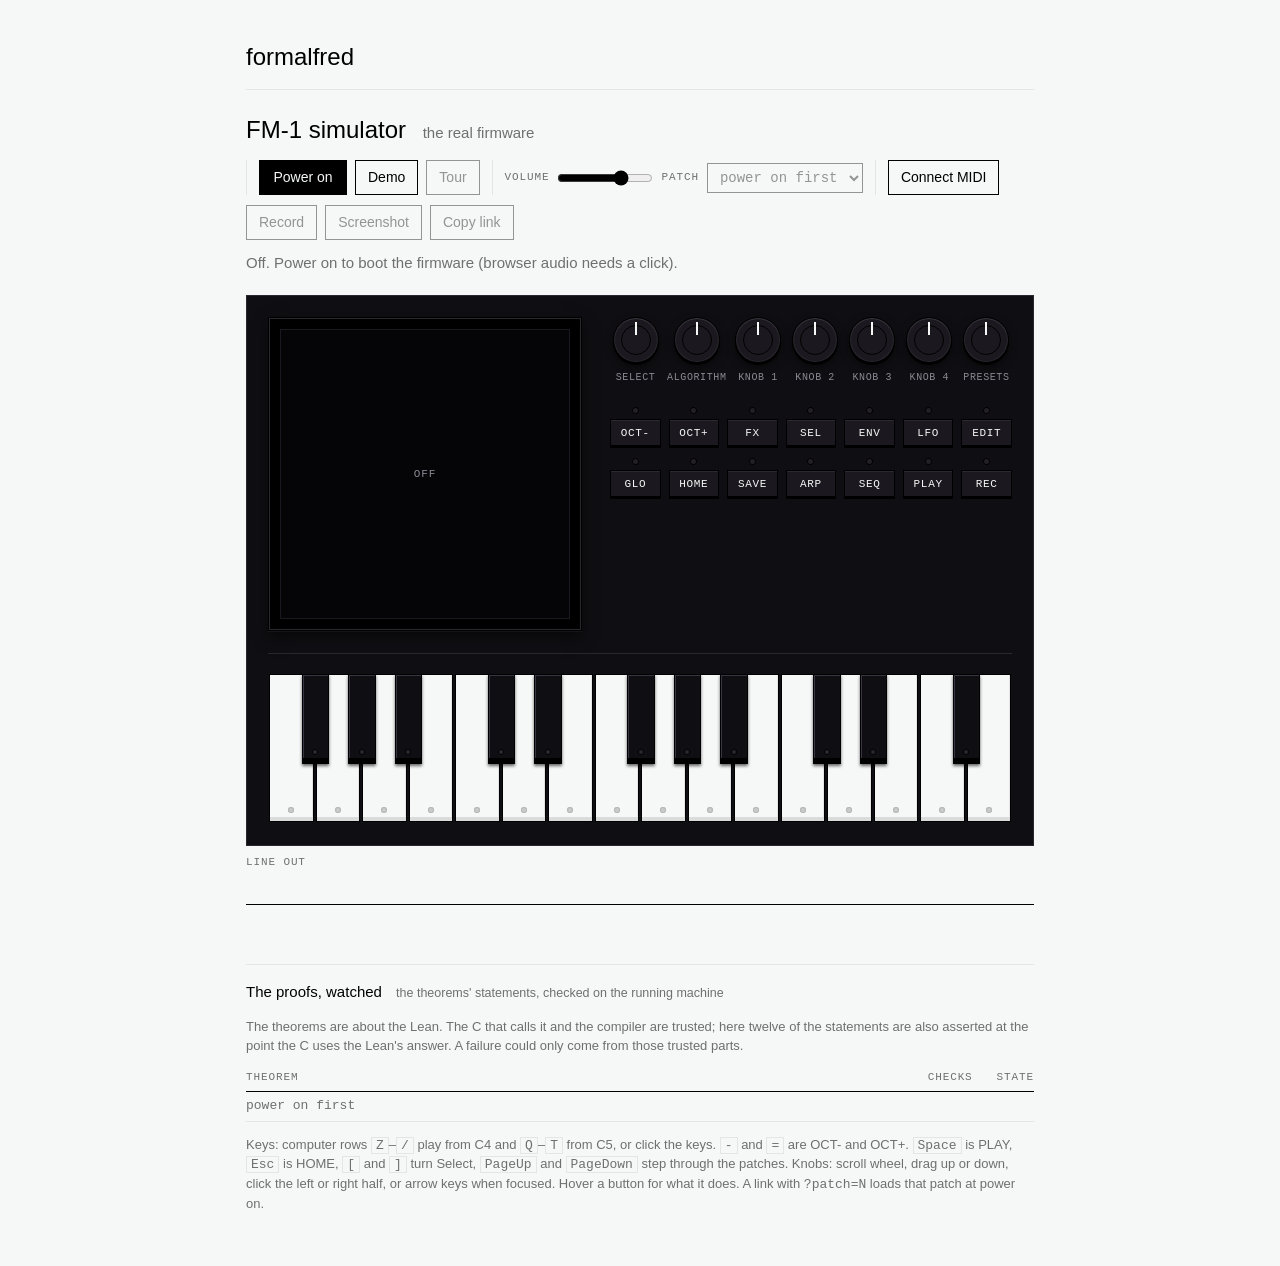
<file: web/index.html>
<!doctype html>
<html lang="en">
<head>
<meta charset="utf-8">
<meta name="viewport" content="width=device-width, initial-scale=1">
<title>FORMALFRED: FM-1 simulator</title>
<link rel="icon" href="alfred.svg">
<link rel="stylesheet" href="sim.css">
</head>
<body>
<main>
  <a class="home" href="https://mpancia.github.io/fmfm/">formalfred</a>
  <header class="bar">
    <h1>FM-1 simulator <small>the real firmware</small></h1>
    <div class="bar-controls">
      <div class="group">
        <button id="power" class="primary" type="button">Power on</button>
        <button id="demo" type="button"
          title="The demo songs play themselves, a variation every 8 bars (GLO &gt; BANKS &gt; AUTO)">Demo</button>
        <button id="tour" type="button" disabled
          title="A guided walk through the panel, about a minute; the page presses and turns, any key or knob stops it">
          Tour</button>
      </div>
      <div class="group">
        <label class="vol">Volume <input id="vol" type="range" min="0" max="100" value="70"></label>
        <label class="vol">Patch
          <select id="patch" disabled aria-label="Patch to load"><option>power on first</option></select></label>
      </div>
      <div class="group">
        <button id="midi" type="button">Connect MIDI</button>
        <select id="midiout" hidden aria-label="MIDI output">
          <option value="">none</option></select>
      </div>
      <div class="group">
        <button id="record" type="button" disabled title="Record what you hear to a file (WebM/Opus)">Record</button>
        <button id="shot" type="button" disabled title="Save the screen as a 240x240 PNG">Screenshot</button>
        <button id="share" type="button" disabled title="Copy a link to this patch">Copy link</button>
      </div>
    </div>
    <p id="status" role="status" aria-live="polite">Off. Power on to boot the firmware (browser audio needs a click).</p>
  </header>

  <section class="device" aria-label="FM-1">
    <div class="top">
      <div class="screen-wrap">
        <canvas id="screen" width="240" height="240" aria-label="FM-1 screen"></canvas>
        <div id="off" class="screen-off">Off</div>
      </div>
      <div class="controls">
        <div id="encoders" class="encoders"></div>
        <div id="buttons" class="buttons"></div>
      </div>
    </div>
    <div class="keybed">
      <div id="keys" class="keys" aria-label="Keys F3 to G5"></div>
    </div>
  </section>
  <div id="tour-strip" class="tour" hidden><span class="n"></span><span class="say"></span></div>
  <figure id="scope-wrap" class="scope">
    <figcaption>line out</figcaption>
    <canvas id="scope" role="img" aria-label="Line out, the waveform as it plays"></canvas>
  </figure>

  <section class="watch" aria-label="The proofs, watched">
    <h2>The proofs, watched <small>the theorems' statements, checked on the running machine</small></h2>
    <p class="help">The theorems are about the Lean. The C that calls it and the compiler are trusted; here twelve of the statements are also
      asserted at the point the C uses the Lean's answer. A failure could only come from those trusted parts.</p>
    <table id="watch">
      <thead><tr><th>theorem</th><th>checks</th><th>state</th></tr></thead>
      <tbody><tr><td class="empty" colspan="3">power on first</td></tr></tbody>
    </table>
  </section>
  <p class="help">
    Keys: computer rows <kbd>Z</kbd>–<kbd>/</kbd> play from C4 and <kbd>Q</kbd>–<kbd>T</kbd> from C5, or click the keys.
    <kbd>-</kbd> and <kbd>=</kbd> are OCT- and OCT+. <kbd>Space</kbd> is PLAY, <kbd>Esc</kbd> is HOME, <kbd>[</kbd> and <kbd>]</kbd> turn Select,
    <kbd>PageUp</kbd> and <kbd>PageDown</kbd> step through the patches. Knobs: scroll wheel, drag up or down, click the left or right half,
    or arrow keys when focused. Hover a button for what it does. A link with <code>?patch=N</code> loads that patch at power on.
  </p>
</main>
<script src="sim.js"></script>
</body>
</html>
</file>
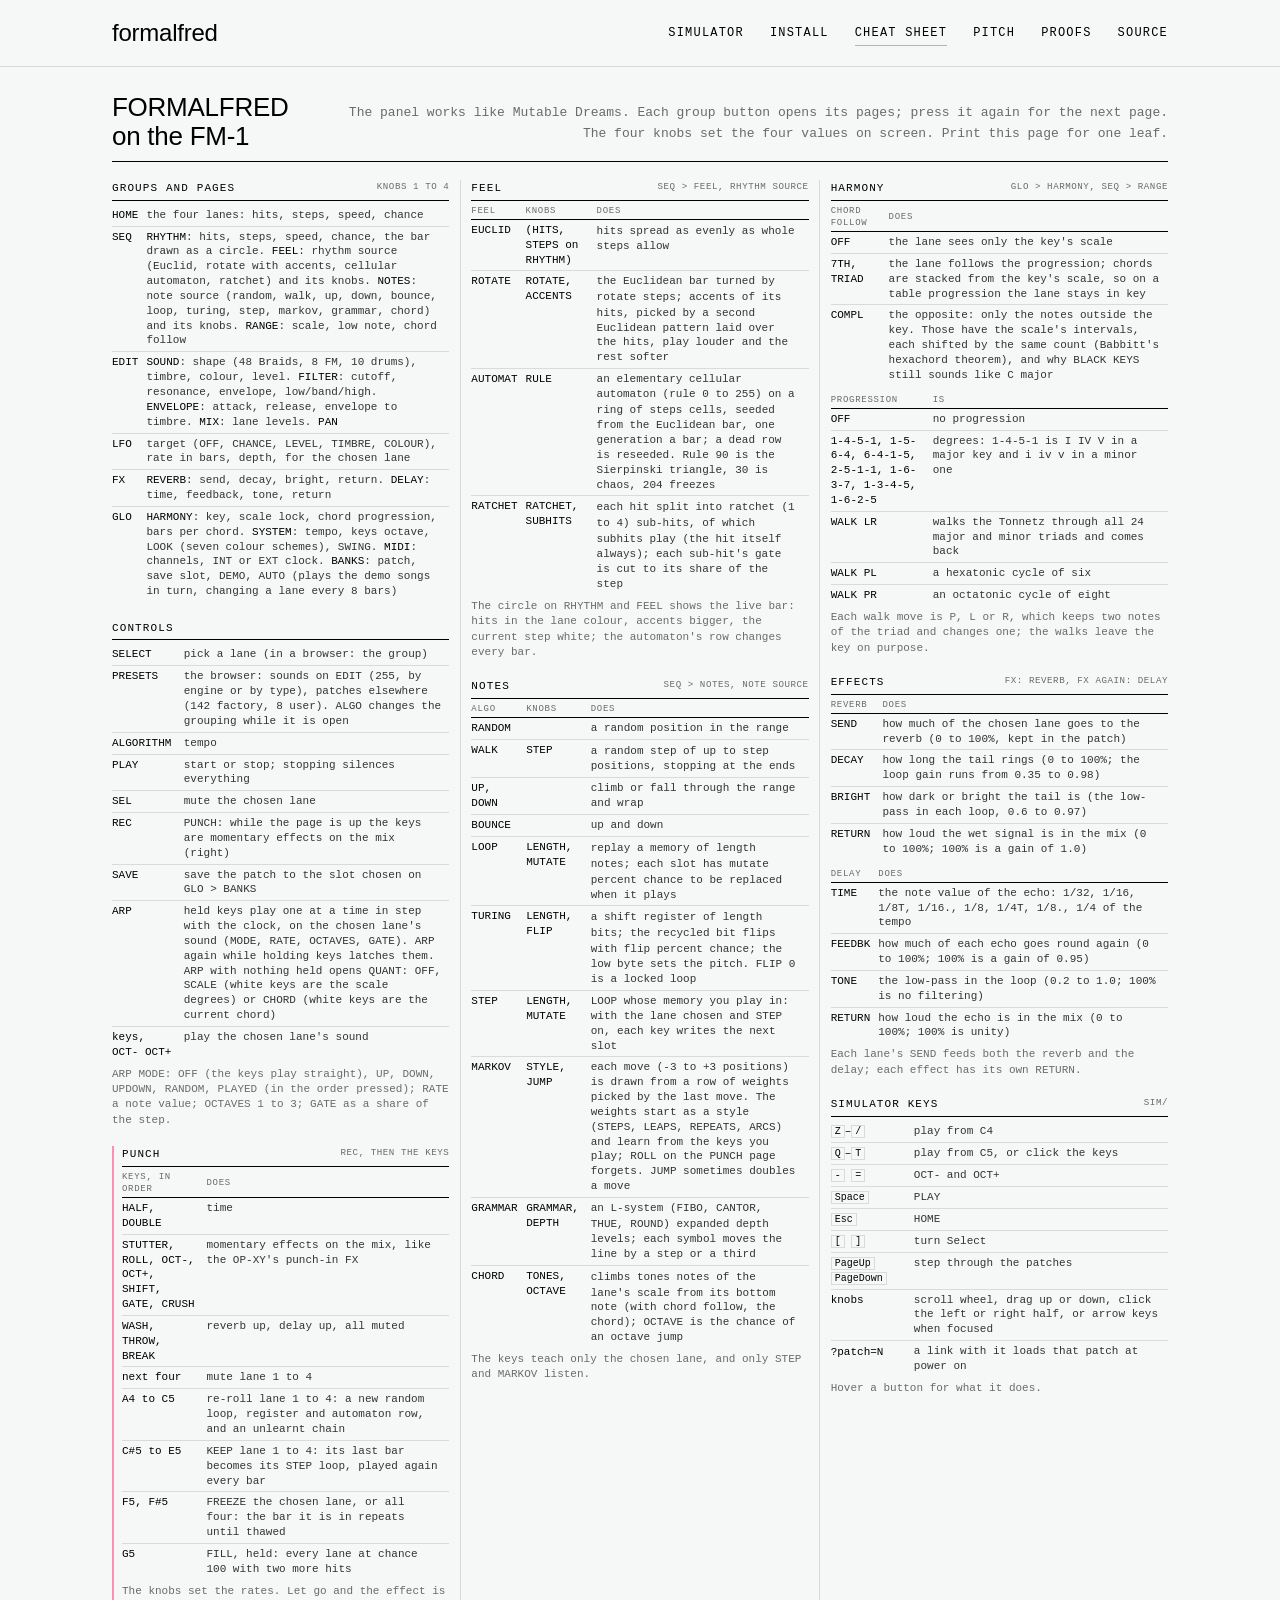
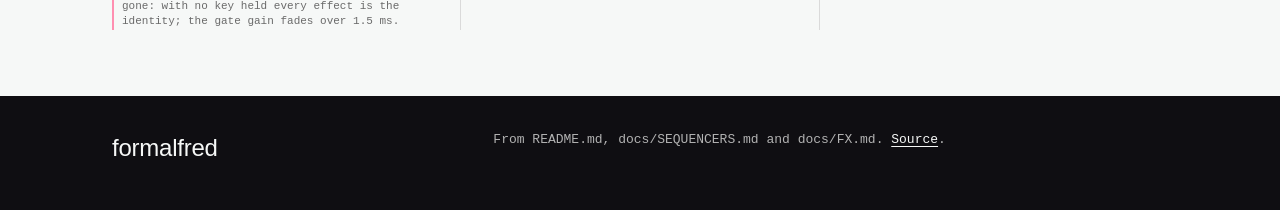
<file: site/cheatsheet.html>
<!doctype html>
<html lang="en">
<head>
<meta charset="utf-8">
<meta name="viewport" content="width=device-width, initial-scale=1">
<meta name="color-scheme" content="light">
<meta name="description" content="FORMALFRED on the FM-1: pages, controls, sequencers, punch keys, harmony, effects.">
<title>formalfred — cheat sheet</title>
<link rel="icon" href="alfred.svg">
<link rel="stylesheet" href="style.css">
<style>
/* the sheet: dense ledgers in columns, small-capped mono headings, hairlines between the columns; prints on one leaf */
.sheet { padding: 26px 0 var(--band); }
.sheet .head { display: flex; justify-content: space-between; align-items: baseline; gap: var(--gap);
  border-bottom: 1px solid var(--rule); padding-bottom: 11px; margin-bottom: 18px; }
.sheet .head h1 { font-size: 26px; }
.sheet .dek { margin: 0; max-width: none; text-align: right; }
.sheet .grid { columns: 3 300px; column-gap: 22px; column-rule: 1px solid var(--hairline); }
.sheet section { break-inside: avoid; margin: 0 0 18px; }
.sheet h2 { font: 11px/1.5 var(--mono); text-transform: uppercase; letter-spacing: .1em; color: var(--ink);
  border-bottom: 1px solid var(--rule); padding-bottom: 3px; margin-bottom: 4px; }
.sheet h2 small { color: var(--muted); letter-spacing: .06em; float: right; }
.sheet table.ledger { font-size: 11px; line-height: 1.35; }
.sheet table.ledger th { font-size: 9px; padding-bottom: 2px; }
.sheet table.ledger td { padding: 3px 8px 3px 0; }
.sheet table.ledger td:first-child { color: var(--ink); white-space: normal; max-width: 12em; }
.sheet table.ledger td:last-child { color: #333; }
.sheet .note { font: 11px/1.4 var(--mono); color: var(--muted); margin: 4px 0 0; max-width: none; }
.sheet b { font-weight: 400; color: var(--ink); }
.sheet kbd { font-size: 10px; padding: 0 3px; }
.sheet code { font-size: inherit; }
.sheet tr { break-inside: avoid; }
.sheet .punch { border-left: 2px solid var(--note); padding-left: 8px; }
@media (max-width: 760px) { .sheet .head { display: block; } .sheet .dek { text-align: left; margin-top: 6px; } }
@media print {
  @page { margin: 12mm; }
  .bar, footer.foot, .sheet .back { display: none; }
  html, body { background: #fff; }
  .sheet { padding: 0; }
  .sheet .wrap { max-width: none; padding: 0; }
  .sheet .grid { columns: 3; column-gap: 16px; column-fill: auto; }
  .sheet .head h1 { font-size: 22px; }
  .sheet .dek { font-size: 10px; }
  .sheet h2 { font-size: 10px; }
  .sheet table.ledger { font-size: 9.5px; line-height: 1.3; }
  .sheet table.ledger td { padding: 2px 5px 2px 0; }
  .sheet .note { font-size: 9.5px; }
  .sheet section { break-inside: auto; margin-bottom: 10px; }
  .sheet h2 { break-after: avoid; }
  .sheet .head { margin-bottom: 12px; }
  a { text-decoration: none; }
}
</style>
</head>
<body>

<div class="bar"><div class="wrap">
  <a class="wordmark" href="./">formalfred</a>
  <nav aria-label="Sections">
    <a href="sim/">simulator</a>
    <a href="installer.html">install</a>
    <a href="cheatsheet.html" aria-current="page">cheat sheet</a>
    <a href="pitch/">pitch</a>
    <a href="./#proved">proofs</a>
    <a href="https://github.com/mpancia/fmfm">source</a>
  </nav>
</div></div>

<main class="sheet"><div class="wrap">
  <header class="head">
    <h1>FORMALFRED on the FM-1</h1>
    <p class="dek">The panel works like Mutable Dreams. Each group button opens its pages; press it again for the
      next page. The four knobs set the four values on screen.
      <span class="back">Print this page for one leaf.</span></p>
  </header>

  <div class="grid">

  <section>
    <h2>Groups and pages <small>knobs 1 to 4</small></h2>
    <table class="ledger">
      <tr><td>HOME</td><td>the four lanes: hits, steps, speed, chance</td></tr>
      <tr><td>SEQ</td><td><b>RHYTHM</b>: hits, steps, speed, chance, the bar drawn as a circle. <b>FEEL</b>: rhythm
        source (Euclid, rotate with accents, cellular automaton, ratchet) and its knobs. <b>NOTES</b>: note source
        (random, walk, up, down, bounce, loop, turing, step, markov, grammar, chord) and its knobs. <b>RANGE</b>:
        scale, low note, chord follow</td></tr>
      <tr><td>EDIT</td><td><b>SOUND</b>: shape (48 Braids, 8 FM, 10 drums), timbre, colour, level. <b>FILTER</b>:
        cutoff, resonance, envelope, low/band/high. <b>ENVELOPE</b>: attack, release, envelope to timbre.
        <b>MIX</b>: lane levels. <b>PAN</b></td></tr>
      <tr><td>LFO</td><td>target (OFF, CHANCE, LEVEL, TIMBRE, COLOUR), rate in bars, depth, for the chosen
        lane</td></tr>
      <tr><td>FX</td><td><b>REVERB</b>: send, decay, bright, return. <b>DELAY</b>: time, feedback, tone,
        return</td></tr>
      <tr><td>GLO</td><td><b>HARMONY</b>: key, scale lock, chord progression, bars per chord. <b>SYSTEM</b>: tempo,
        keys octave, LOOK (seven colour schemes), SWING. <b>MIDI</b>: channels, INT or EXT clock. <b>BANKS</b>:
        patch, save slot, DEMO, AUTO (plays the demo songs in turn, changing a lane every 8 bars)</td></tr>
    </table>
  </section>

  <section>
    <h2>Controls</h2>
    <table class="ledger">
      <tr><td>SELECT</td><td>pick a lane (in a browser: the group)</td></tr>
      <tr><td>PRESETS</td><td>the browser: sounds on EDIT (255, by engine or by type), patches elsewhere (142
        factory, 8 user). ALGO changes the grouping while it is open</td></tr>
      <tr><td>ALGORITHM</td><td>tempo</td></tr>
      <tr><td>PLAY</td><td>start or stop; stopping silences everything</td></tr>
      <tr><td>SEL</td><td>mute the chosen lane</td></tr>
      <tr><td>REC</td><td>PUNCH: while the page is up the keys are momentary effects on the mix (right)</td></tr>
      <tr><td>SAVE</td><td>save the patch to the slot chosen on GLO &gt; BANKS</td></tr>
      <tr><td>ARP</td><td>held keys play one at a time in step with the clock, on the chosen lane's sound (MODE,
        RATE, OCTAVES, GATE). ARP again while holding keys latches them. ARP with nothing held opens QUANT: OFF,
        SCALE (white keys are the scale degrees) or CHORD (white keys are the current chord)</td></tr>
      <tr><td>keys, OCT- OCT+</td><td>play the chosen lane's sound</td></tr>
    </table>
    <p class="note">ARP MODE: OFF (the keys play straight), UP, DOWN, UPDOWN, RANDOM, PLAYED (in the order pressed);
      RATE a note value; OCTAVES 1 to 3; GATE as a share of the step.</p>
  </section>

  <section class="punch">
    <h2>Punch <small>REC, then the keys</small></h2>
    <table class="ledger">
      <tr><th>keys, in order</th><th>does</th></tr>
      <tr><td>HALF, DOUBLE</td><td>time</td></tr>
      <tr><td>STUTTER, ROLL, OCT-, OCT+, SHIFT, GATE, CRUSH</td><td>momentary effects on the mix, like the OP-XY's
        punch-in FX</td></tr>
      <tr><td>WASH, THROW, BREAK</td><td>reverb up, delay up, all muted</td></tr>
      <tr><td>next four</td><td>mute lane 1 to 4</td></tr>
      <tr><td>A4 to C5</td><td>re-roll lane 1 to 4: a new random loop, register and automaton row,
        and an unlearnt chain</td></tr>
      <tr><td>C#5 to E5</td><td>KEEP lane 1 to 4: its last bar becomes its STEP loop, played again every bar</td></tr>
      <tr><td>F5, F#5</td><td>FREEZE the chosen lane, or all four: the bar it is in repeats until thawed</td></tr>
      <tr><td>G5</td><td>FILL, held: every lane at chance 100 with two more hits</td></tr>
    </table>
    <p class="note">The knobs set the rates. Let go and the effect is gone: with no key held every effect is the
      identity; the gate gain fades over 1.5 ms.</p>
  </section>

  <section>
    <h2>Feel <small>SEQ &gt; FEEL, rhythm source</small></h2>
    <table class="ledger">
      <tr><th>feel</th><th>knobs</th><th>does</th></tr>
      <tr><td>EUCLID</td><td>(HITS, STEPS on RHYTHM)</td><td><code>hits</code> spread as evenly as whole steps
        allow</td></tr>
      <tr><td>ROTATE</td><td>ROTATE, ACCENTS</td><td>the Euclidean bar turned by <code>rotate</code> steps;
        <code>accents</code> of its hits, picked by a second Euclidean pattern laid over the hits, play louder and the
        rest softer</td></tr>
      <tr><td>AUTOMAT</td><td>RULE</td><td>an elementary cellular automaton (rule 0 to 255) on a ring of
        <code>steps</code> cells, seeded from the Euclidean bar, one generation a bar; a dead row is reseeded. Rule 90
        is the Sierpinski triangle, 30 is chaos, 204 freezes</td></tr>
      <tr><td>RATCHET</td><td>RATCHET, SUBHITS</td><td>each hit split into <code>ratchet</code> (1 to 4) sub-hits, of
        which <code>subhits</code> play (the hit itself always); each sub-hit's gate is cut to its share of the
        step</td></tr>
    </table>
    <p class="note">The circle on RHYTHM and FEEL shows the live bar: hits in the lane colour, accents bigger, the
      current step white; the automaton's row changes every bar.</p>
  </section>

  <section>
    <h2>Notes <small>SEQ &gt; NOTES, note source</small></h2>
    <table class="ledger">
      <tr><th>algo</th><th>knobs</th><th>does</th></tr>
      <tr><td>RANDOM</td><td></td><td>a random position in the range</td></tr>
      <tr><td>WALK</td><td>STEP</td><td>a random step of up to <code>step</code> positions, stopping at the
        ends</td></tr>
      <tr><td>UP, DOWN</td><td></td><td>climb or fall through the range and wrap</td></tr>
      <tr><td>BOUNCE</td><td></td><td>up and down</td></tr>
      <tr><td>LOOP</td><td>LENGTH, MUTATE</td><td>replay a memory of <code>length</code> notes; each slot has
        <code>mutate</code> percent chance to be replaced when it plays</td></tr>
      <tr><td>TURING</td><td>LENGTH, FLIP</td><td>a shift register of <code>length</code> bits; the recycled bit flips
        with <code>flip</code> percent chance; the low byte sets the pitch. FLIP 0 is a locked loop</td></tr>
      <tr><td>STEP</td><td>LENGTH, MUTATE</td><td>LOOP whose memory you play in: with the lane chosen and STEP on,
        each key writes the next slot</td></tr>
      <tr><td>MARKOV</td><td>STYLE, JUMP</td><td>each move (-3 to +3 positions) is drawn from a row of weights picked
        by the last move. The weights start as a style (STEPS, LEAPS, REPEATS, ARCS) and learn from the keys you
        play; ROLL on the PUNCH page forgets. JUMP sometimes doubles a move</td></tr>
      <tr><td>GRAMMAR</td><td>GRAMMAR, DEPTH</td><td>an L-system (FIBO, CANTOR, THUE, ROUND) expanded
        <code>depth</code> levels; each symbol moves the line by a step or a third</td></tr>
      <tr><td>CHORD</td><td>TONES, OCTAVE</td><td>climbs <code>tones</code> notes of the lane's scale from its bottom
        note (with chord follow, the chord); OCTAVE is the chance of an octave jump</td></tr>
    </table>
    <p class="note">The keys teach only the chosen lane, and only STEP and MARKOV listen.</p>
  </section>

  <section>
    <h2>Harmony <small>GLO &gt; HARMONY, SEQ &gt; RANGE</small></h2>
    <table class="ledger">
      <tr><th>chord follow</th><th>does</th></tr>
      <tr><td>OFF</td><td>the lane sees only the key's scale</td></tr>
      <tr><td>7TH, TRIAD</td><td>the lane follows the progression; chords are stacked from the key's scale, so on a
        table progression the lane stays in key</td></tr>
      <tr><td>COMPL</td><td>the opposite: only the notes outside the key. Those have the scale's intervals, each
        shifted by the same count (Babbitt's hexachord theorem), and why BLACK KEYS still sounds like C major</td></tr>
    </table>
    <table class="ledger" style="margin-top: 8px">
      <tr><th>progression</th><th>is</th></tr>
      <tr><td>OFF</td><td>no progression</td></tr>
      <tr><td>1-4-5-1, 1-5-6-4, 6-4-1-5, 2-5-1-1, 1-6-3-7, 1-3-4-5, 1-6-2-5</td><td>degrees: 1-4-5-1 is I IV V in a
        major key and i iv v in a minor one</td></tr>
      <tr><td>WALK LR</td><td>walks the Tonnetz through all 24 major and minor triads and comes back</td></tr>
      <tr><td>WALK PL</td><td>a hexatonic cycle of six</td></tr>
      <tr><td>WALK PR</td><td>an octatonic cycle of eight</td></tr>
    </table>
    <p class="note">Each walk move is P, L or R, which keeps two notes of the triad and changes one; the walks leave the
      key on purpose.</p>
  </section>

  <section>
    <h2>Effects <small>FX: REVERB, FX again: DELAY</small></h2>
    <table class="ledger">
      <tr><th>reverb</th><th>does</th></tr>
      <tr><td>SEND</td><td>how much of the chosen lane goes to the reverb (0 to 100%, kept in the patch)</td></tr>
      <tr><td>DECAY</td><td>how long the tail rings (0 to 100%; the loop gain runs from 0.35 to 0.98)</td></tr>
      <tr><td>BRIGHT</td><td>how dark or bright the tail is (the low-pass in each loop, 0.6 to 0.97)</td></tr>
      <tr><td>RETURN</td><td>how loud the wet signal is in the mix (0 to 100%; 100% is a gain of 1.0)</td></tr>
    </table>
    <table class="ledger" style="margin-top: 8px">
      <tr><th>delay</th><th>does</th></tr>
      <tr><td>TIME</td><td>the note value of the echo: 1/32, 1/16, 1/8T, 1/16., 1/8, 1/4T, 1/8., 1/4 of the
        tempo</td></tr>
      <tr><td>FEEDBK</td><td>how much of each echo goes round again (0 to 100%; 100% is a gain of 0.95)</td></tr>
      <tr><td>TONE</td><td>the low-pass in the loop (0.2 to 1.0; 100% is no filtering)</td></tr>
      <tr><td>RETURN</td><td>how loud the echo is in the mix (0 to 100%; 100% is unity)</td></tr>
    </table>
    <p class="note">Each lane's SEND feeds both the reverb and the delay; each effect has its own RETURN.</p>
  </section>

  <section>
    <h2>Simulator keys <small>sim/</small></h2>
    <table class="ledger">
      <tr><td><kbd>Z</kbd>–<kbd>/</kbd></td><td>play from C4</td></tr>
      <tr><td><kbd>Q</kbd>–<kbd>T</kbd></td><td>play from C5, or click the keys</td></tr>
      <tr><td><kbd>-</kbd> <kbd>=</kbd></td><td>OCT- and OCT+</td></tr>
      <tr><td><kbd>Space</kbd></td><td>PLAY</td></tr>
      <tr><td><kbd>Esc</kbd></td><td>HOME</td></tr>
      <tr><td><kbd>[</kbd> <kbd>]</kbd></td><td>turn Select</td></tr>
      <tr><td><kbd>PageUp</kbd> <kbd>PageDown</kbd></td><td>step through the patches</td></tr>
      <tr><td>knobs</td><td>scroll wheel, drag up or down, click the left or right half, or arrow keys when
        focused</td></tr>
      <tr><td><code>?patch=N</code></td><td>a link with it loads that patch at power on</td></tr>
    </table>
    <p class="note">Hover a button for what it does.</p>
  </section>

  </div>
</div></main>

<footer class="foot"><div class="wrap">
  <a class="wordmark" href="./">formalfred</a>
  <p>From <code>README.md</code>, <code>docs/SEQUENCERS.md</code> and <code>docs/FX.md</code>.
  <a href="https://github.com/mpancia/fmfm">Source</a>.</p>
</div></footer>

</body>
</html>
</file>
<file: web/sim.css>
/* The site's look (site/style.css): a paper page, hairline rules, square corners, one sans at one weight and a
 * monospace for labels and the ledger. The device is the one dark object on the page. */
:root {
  --page: #f6f8f7; --ink: #000; --muted: #6f6f6f; --hairline: #e5e5e5; --note: #ff8fb1;
  --plate: #0f0e12; --plate-edge: #2a272f; --plate-ink: #f6f8f7; --plate-muted: #8d8a93;
  --led: #ff8fb1; --led-ink: #0f0e12; --key-white: #f6f8f7; --key-black: #0f0e12; --focus: #000;
  --button: #1b191f; --button-hover: #262330; --button-down: #3a3542;
  --sans: "Helvetica Neue", Helvetica, Inter, Arial, system-ui, sans-serif;
  --mono: ui-monospace, "SF Mono", Menlo, Consolas, "Liberation Mono", monospace;
}
* { box-sizing: border-box; }
body { margin: 0; background: var(--page); color: var(--ink); font: 300 15px/1.5 var(--sans); }
a { color: inherit; text-decoration-thickness: 1px; text-underline-offset: 3px; }
a:hover { text-decoration-color: var(--note); }
.home {
  text-decoration: none; font-size: 24px; display: block; height: 66px; line-height: 66px;
  border-bottom: 1px solid var(--hairline); margin-bottom: 22px;
}
main { max-width: 820px; margin: 0 auto; padding: 24px 16px 40px; }
h1 { margin: 0; font-size: 24px; font-weight: 300; }
h1 small { color: var(--muted); font-weight: 300; margin-left: 10px; font-size: 15px; }
.vol, #watch th, .scope figcaption, .enc span, .tour .n {
  font: 11px/1.5 var(--mono); text-transform: uppercase; letter-spacing: .08em; color: var(--muted);
}
:focus-visible { outline: 2px solid var(--focus); outline-offset: 2px; }
::selection { background: var(--led); color: var(--led-ink); }
kbd { font: 13px var(--mono); border: 1px solid var(--hairline); padding: 0 4px; }
.help { color: var(--muted); font-size: 13px; }

/* the bar: four groups of controls divided by hairlines: run it | what it plays | MIDI | what you keep */
.bar { display: grid; gap: 12px 16px; margin-bottom: 20px; }
.bar h1 { align-self: center; }
.bar-controls { display: flex; flex-wrap: wrap; row-gap: 10px; align-items: stretch; }
.group { display: flex; gap: 8px; align-items: center; padding: 0 12px; border-left: 1px solid var(--hairline); }
.group:last-child { flex-basis: 100%; padding: 0; border-left: 0; }          /* what you keep: its own row */
#status { margin: 0; color: var(--muted); min-height: 1.45em; }
button {
  font: inherit; font-size: 14px; color: var(--ink); background: transparent; border: 1px solid var(--ink);
  border-radius: 0; padding: 6px 12px; cursor: pointer;
}
button:hover { border-color: var(--note); }
button.primary { background: var(--ink); color: var(--page); min-width: 88px; }
button.primary:hover { border-color: var(--ink); background: #222; }
button.on { border-color: var(--note); box-shadow: inset 0 -2px 0 var(--note); }
button:disabled { opacity: .4; cursor: default; }
button:disabled:hover { border-color: var(--ink); }
.vol { display: flex; gap: 8px; align-items: center; }
.vol input[type=range] { accent-color: var(--ink); width: 96px; margin: 0; }
select {
  font: inherit; font-size: 14px; color: var(--ink); background: transparent; border: 1px solid var(--ink);
  border-radius: 0; padding: 5px 8px; max-width: 176px;
}
select:disabled { opacity: .4; }

/* the device: one dark plate; the controls are flat fills with a lip of shadow where a cap meets the panel */
.device {
  background: var(--plate); color: var(--plate-ink); padding: 22px; user-select: none; -webkit-user-select: none;
  touch-action: none; box-shadow: inset 0 0 0 1px var(--plate-edge), inset 0 1px 0 #3a3542;
}
.device :focus-visible { outline-color: var(--plate-ink); }
.top { display: grid; grid-template-columns: auto 1fr; gap: 28px; align-items: start; }
.screen-wrap {
  position: relative; padding: 12px; background: #000; border: 1px solid #000;
  box-shadow: inset 0 0 0 1px var(--plate-edge), 0 1px 0 rgba(255, 255, 255, .05), 0 6px 14px rgba(0, 0, 0, .55);
}
#screen {
  width: 288px; height: 288px; image-rendering: pixelated; display: block; background: #000;
  box-shadow: 0 0 0 1px #1a1820;
}
.screen-off {
  position: absolute; inset: 12px; display: grid; place-items: center; color: var(--plate-muted);
  background: #050507; font: 11px var(--mono); text-transform: uppercase; letter-spacing: .08em;
  box-shadow: 0 0 0 1px #1a1820;
}
.screen-off[hidden] { display: none; }
.controls { display: grid; gap: 22px; }
.encoders { display: grid; grid-template-columns: repeat(7, 1fr); gap: 12px 6px; }
.enc { display: grid; justify-items: center; gap: 7px; text-align: center; }
.enc span { color: var(--plate-muted); font-size: 10px; letter-spacing: .06em; }
.knob {
  width: 46px; height: 46px; border-radius: 50%; background: var(--button); border: 1px solid #000;
  position: relative; cursor: ns-resize;
  box-shadow: inset 0 1px 0 rgba(255, 255, 255, .08), inset 0 0 0 1px var(--plate-edge), 0 2px 0 #000,
    0 4px 8px rgba(0, 0, 0, .5);
}
.knob::before { content: ""; position: absolute; inset: 7px; border-radius: 50%; border: 1px solid #000; }
.knob::after {                                           /* the pointer; --rot is set by sim.js per detent */
  content: ""; position: absolute; left: 50%; top: 4px; width: 2px; height: 13px; margin-left: -1px;
  background: var(--plate-ink); transform-origin: 50% 18px; transform: rotate(var(--rot, 0deg));
  transition: transform 70ms ease-out;
}
.knob:hover { background: var(--button-hover); }
.knob:active {
  box-shadow: inset 0 1px 0 rgba(255, 255, 255, .08), inset 0 0 0 1px var(--plate-edge), 0 1px 0 #000,
    0 2px 4px rgba(0, 0, 0, .5);
}
.buttons { display: grid; grid-template-columns: repeat(7, 1fr); gap: 10px 8px; }
.btn { display: grid; justify-items: center; gap: 5px; }
.btn button {
  width: 100%; padding: 7px 0 8px; font: 11px var(--mono); letter-spacing: .06em; color: var(--plate-ink);
  background: var(--button); border-color: #000;
  box-shadow: inset 0 1px 0 rgba(255, 255, 255, .07), inset 0 -2px 0 #000;
}
.btn button:hover { background: var(--button-hover); border-color: #000; }
.btn button.down { background: var(--button-down); box-shadow: inset 0 1px 3px #000; transform: translateY(1px); }
.led {
  width: 7px; height: 7px; border-radius: 50%; background: #221f27; box-shadow: inset 0 0 0 1px #000;
  transition: background 60ms, box-shadow 60ms;
}
.led.lit { background: var(--led); box-shadow: 0 0 4px var(--led), 0 0 10px rgba(255, 143, 177, .45); }

/* the keybed: a rule above; on a narrow screen it scrolls sideways rather than shrinking the keys */
.keybed {
  margin-top: 22px; padding-top: 20px; border-top: 1px solid var(--plate-edge); overflow-x: auto;
  overscroll-behavior-x: contain; touch-action: pan-x;
}
.keys { position: relative; height: 150px; display: flex; padding: 0 0 2px; min-width: 560px; }
.key { cursor: pointer; display: flex; align-items: flex-end; justify-content: center; padding-bottom: 8px; }
.key.white {
  flex: 1 1 0; background: var(--key-white); border: 1px solid #000; margin: 0 1px;
  box-shadow: inset 0 -4px 0 #d9dcdb, inset -1px 0 0 #e5e5e5;
}
.key.black {
  position: absolute; top: 0; height: 90px; width: calc(100% / 16 * .6); background: var(--key-black);
  border: 1px solid #000; z-index: 1;
  box-shadow: inset 0 -5px 0 #000, inset 1px 1px 0 #3a3542, 0 2px 3px rgba(0, 0, 0, .6);
}
.key.white.down { background: #dcdedd; box-shadow: inset 0 2px 4px rgba(0, 0, 0, .25); }
.key.black.down { background: #2a272f; box-shadow: inset 0 1px 3px #000; }
.key .led { width: 6px; height: 6px; background: #c8cbca; box-shadow: inset 0 0 0 1px #b4b7b6; }
.key.black .led { background: #2a272f; box-shadow: inset 0 0 0 1px #000; }
.key .led.lit { background: var(--led); box-shadow: 0 0 4px var(--led), 0 0 10px rgba(255, 143, 177, .45); }

/* the scope: what leaves the device, one ink line on the paper */
.scope { margin: 0; }
.scope figcaption { padding: 8px 0 2px; }
.scope canvas { display: block; width: 100%; height: 64px; }
.scope.live figcaption::before {
  content: ""; display: inline-block; width: 6px; height: 6px; border-radius: 50%; background: var(--note);
  margin-right: 8px; vertical-align: 1px;
}

/* the tour's caption: one strip of ink under the device, the step count in the margin, the control named in the note */
.tour {
  display: flex; gap: 16px; align-items: baseline; padding: 10px 0 8px; border-bottom: 1px solid var(--hairline);
}
.tour[hidden] { display: none; }
.tour .n { flex: none; min-width: 48px; }
.tour .say { font-size: 15px; transition: opacity 220ms ease; }
.tour .say.out { opacity: 0; }
.tour b { font-weight: 400; color: var(--note); }

@media (max-width: 720px) {
  main { padding: 16px 12px 32px; }
  .group, .group:last-child { width: 100%; border-left: 0; border-top: 1px solid var(--hairline); padding: 10px 0 0; }
  .group:first-child { border-top: 0; padding-top: 0; }
  .group:nth-child(2) { display: grid; gap: 8px; }                      /* volume and patch: two labelled rows */
  .vol { display: grid; grid-template-columns: 64px 1fr; align-items: center; min-width: 0; }
  .vol input[type=range], .vol select { width: 100%; max-width: none; min-width: 0; }
  #watch { font-size: 12px; }
  #watch td:first-child { white-space: normal; overflow-wrap: anywhere; }
  .device { padding: 16px; }
  .top { grid-template-columns: 1fr; justify-items: center; gap: 22px; }
  .controls { width: 100%; }
  #screen { width: 240px; height: 240px; }
  .screen-wrap { padding: 10px; }
  .screen-off { inset: 10px; }
  .encoders { grid-template-columns: repeat(4, 1fr); gap: 14px 6px; }
  .buttons { grid-template-columns: repeat(5, 1fr); gap: 10px 6px; }
  .keybed { margin: 20px -16px 0; padding: 16px 16px 0; }
  .keys { height: 120px; min-width: 520px; }
  .key.black { height: 72px; }
}

/* the ledger: the twelve watched statements; numbers right, the state in ink or in the note */
.watch { margin-top: 28px; border-top: 1px solid var(--hairline); padding-top: 16px; }
.watch h2 { margin: 0 0 6px; font-size: 15px; font-weight: 300; }
.watch h2 small { color: var(--muted); margin-left: 10px; }
#watch {
  border-collapse: collapse; font: 13px/1.6 var(--mono); font-variant-numeric: tabular-nums; width: 100%;
  margin-top: 12px;
}
#watch th { text-align: left; font-weight: 400; border-bottom: 1px solid var(--ink); padding: 0 0 6px; }
#watch td { padding: 4px 0; border-bottom: 1px solid var(--hairline); white-space: nowrap; }
#watch th:nth-child(2), #watch td:nth-child(2) { text-align: right; padding-left: 16px; }
#watch th:nth-child(3), #watch td:nth-child(3) { padding-left: 24px; width: 1%; }
#watch a { text-decoration: none; }
#watch a:hover { text-decoration: underline; }
#watch td.held, #watch td.fail { color: var(--ink); }
#watch td.held::before, #watch td.fail::before {
  content: ""; display: inline-block; width: 6px; height: 6px; background: currentColor; margin-right: 8px;
  vertical-align: 1px;
}
#watch td.fail { color: var(--note); font-weight: 400; }
#watch td.wait, #watch td.empty { color: var(--muted); }
</file>
<file: site/style.css>
/* FORMALFRED site. A catalogue page: near-white canvas, hairline rules, square corners, one typeface at two
 * weights and a monospace for the ledger. The device's own screen is the only colour on the page. */
:root {
  --canvas: #f6f8f7; --ink: #000; --carbon: #0f0e12; --hairline: #dadada; --rule: #000; --muted: #6a6a6a;
  --glass: #2c2b31; --plate: #b2b2b2;              /* the vitrine's rule and its caption, on carbon */
  --note: #ff8fb1;                          /* the device's rose: one chromatic note, used for one thing a page */
  --sans: "Helvetica Neue", Helvetica, Inter, Arial, system-ui, sans-serif;
  --mono: ui-monospace, "SF Mono", Menlo, Consolas, "Liberation Mono", monospace;
  --gap: 15px; --band: 66px; --bar: 66px;
  color-scheme: light;
}
* { box-sizing: border-box; }
html { background: var(--canvas); scroll-padding-top: calc(var(--bar) + 1px); }
body { margin: 0; background: var(--canvas); color: var(--ink); font: 300 16px/1.55 var(--sans); }
a { color: inherit; text-decoration: underline; text-decoration-thickness: 1px; text-underline-offset: 3px; }
a:hover { text-decoration-color: var(--note); }
:focus-visible { outline: 1px solid var(--ink); outline-offset: 3px; }
::selection { background: var(--note); color: var(--carbon); }
h1, h2, h3 { font-weight: 300; margin: 0; letter-spacing: -.01em; text-wrap: balance; }
h1 { font-size: 40px; line-height: 1.1; }
h2 { font-size: 26px; line-height: 1.15; }
h3 { font-size: 19px; line-height: 1.15; }
p { margin: 0 0 var(--gap); max-width: 66ch; }
code, kbd, .mono { font: 13px/1.5 var(--mono); }
kbd { border: 1px solid var(--hairline); padding: 0 4px; }
.label { font: 11px/1.5 var(--mono); text-transform: uppercase; letter-spacing: .08em; color: var(--muted); }
.dek { font: 13px/1.6 var(--mono); color: var(--muted); max-width: 56ch; margin: 10px 0 0; }
.dek code { font-size: inherit; color: var(--ink); }
.after-table { margin-top: 22px; }

.wrap { max-width: 1100px; margin: 0 auto; padding: 0 22px; }

/* the top bar: a ruled band with the wordmark and the sections; it stays put while the page scrolls */
.bar { position: sticky; top: 0; z-index: 2; background: var(--canvas); border-bottom: 1px solid var(--hairline); }
.bar .wrap { display: flex; justify-content: space-between; align-items: center; height: var(--bar); gap: var(--gap); }
.wordmark { font-size: 24px; font-weight: 300; text-decoration: none; letter-spacing: -.01em; }
.bar nav { display: flex; gap: 26px; }
.bar nav a { font: 12px/1 var(--mono); text-transform: uppercase; letter-spacing: .1em; text-decoration: none;
  padding: 6px 0; border-bottom: 1px solid transparent; transition: border-color 120ms; }
.bar nav a:hover, .bar nav a[aria-current] { border-bottom-color: var(--note); }

/* the dark band: the device under glass, with a caption plate and the butler standing on its rule */
.vitrine { background: var(--carbon); color: var(--canvas); }
.vitrine .wrap { padding: 0 22px; }
.case { margin: 0; padding-top: 48px; }
.case .screen { display: block; margin: 0 auto; width: min(480px, 100%); height: auto; image-rendering: pixelated; }
.plate { position: relative; margin-top: 48px; padding: 16px 0 22px; border-top: 1px solid var(--glass);
  display: flex; justify-content: space-between; align-items: flex-end; gap: var(--gap); color: var(--plate); }
.plate .alfred { position: absolute; right: 0; bottom: 100%; width: 72px; height: 96px; image-rendering: pixelated; }

/* ruled sections: a heading column and a body column */
section.ruled { border-top: 1px solid var(--rule); padding: 33px 0 var(--band); }
section.ruled .wrap { display: grid; grid-template-columns: 1fr 2fr; gap: 33px 44px; }
section.ruled .wrap > :first-child { align-self: start; }
.actions { display: flex; flex-wrap: wrap; gap: 11px; margin-top: 22px; }

/* the demos: each row is one link, a play mark before the name and a chevron at the far edge */
ol.demos { list-style: none; margin: 0; padding: 0; border-top: 1px solid var(--rule); }
ol.demos li { border-bottom: 1px solid var(--hairline); }
ol.demos a { display: grid; grid-template-columns: 22px 12ch 1fr 14px; align-items: baseline; gap: 0 var(--gap);
  padding: 11px 0; text-decoration: none; }
ol.demos a::before { content: ""; align-self: center; width: 9px; height: 11px; background: var(--ink);
  clip-path: polygon(0 0, 100% 50%, 0 100%); transition: background-color 120ms; }
ol.demos a::after { content: ""; align-self: center; justify-self: end; width: 7px; height: 7px;
  border-top: 1px solid var(--muted); border-right: 1px solid var(--muted); transform: rotate(45deg);
  transition: border-color 120ms, transform 160ms cubic-bezier(.2, .8, .2, 1); }
ol.demos .name { font: 13px/1.5 var(--mono); letter-spacing: .04em; }
ol.demos .what { color: var(--muted); }
ol.demos a:hover::before, ol.demos a:focus-visible::before { background: var(--note); }
ol.demos a:hover::after, ol.demos a:focus-visible::after { border-color: var(--ink);
  transform: translateX(3px) rotate(45deg); }
ol.demos a:hover .what, ol.demos a:focus-visible .what { color: var(--ink); }
ol.demos a:hover .name { text-decoration: underline; text-decoration-color: var(--note); text-underline-offset: 3px; }
ol.demos a:focus-visible { outline-offset: 0; }

/* columns divided by hairlines, no card, no fill */
.cols { display: grid; grid-template-columns: repeat(3, 1fr); }
.cols > div { padding: 0 22px 0 0; border-right: 1px solid var(--hairline); }
.cols > div + div { padding-left: 22px; }
.cols > div:last-child { border-right: 0; padding-right: 0; }
.cols p { max-width: none; }
.cols .label { margin-bottom: 11px; }

/* the ledger: a hairline table in monospace */
table.ledger { border-collapse: collapse; width: 100%; font: 13px/1.5 var(--mono);
  font-variant-numeric: tabular-nums; }
table.ledger th { text-align: left; font-weight: 400; color: var(--muted); border-bottom: 1px solid var(--rule);
  padding: 0 var(--gap) 6px 0; text-transform: uppercase; letter-spacing: .08em; font-size: 11px; }
table.ledger td { border-bottom: 1px solid var(--hairline); padding: 7px var(--gap) 7px 0; vertical-align: top; }
table.ledger td:first-child { white-space: nowrap; }
table.ledger tr:last-child td { border-bottom: 0; }
table.ledger th:last-child, table.ledger td:last-child { padding-right: 0; }
table.ledger .num { text-align: right; }
table.proofs th:first-child, table.proofs .num { width: 1%; white-space: nowrap; }
table.proofs td.num { font-size: 15px; }

/* the one warning: numbered, ruled in the note colour above and below */
ol.warning { list-style: none; margin: 0; padding: 0; counter-reset: step; border-top: 1px solid var(--note);
  border-bottom: 1px solid var(--note); }
ol.warning li { position: relative; padding: 11px 0 11px 36px; border-bottom: 1px solid var(--hairline);
  counter-increment: step; }
ol.warning li:last-child { border-bottom: 0; }
ol.warning li::before { content: counter(step); position: absolute; left: 0; top: 13px; font: 13px/1.5 var(--mono);
  color: var(--muted); }

/* buttons: flat, square, two kinds */
.button, button { font: inherit; font-weight: 300; color: var(--ink); background: transparent;
  border: 1px solid var(--ink);
  padding: 10px 20px; text-decoration: none; display: inline-block; cursor: pointer; border-radius: 0;
  transition: border-color 120ms, background-color 120ms, color 120ms; }
.button.solid, button.solid { background: var(--ink); color: var(--canvas); }
.button:hover, button:hover { border-color: var(--note); }
.button.solid:hover, button.solid:hover { background: var(--carbon); }
button:disabled { opacity: .4; cursor: default; }

/* the foot: carbon again, the wordmark beside the colophon, set like the sections above */
footer.foot { background: var(--carbon); color: var(--plate); }
footer.foot .wrap { display: grid; grid-template-columns: 1fr 2fr; gap: 22px 44px; padding: 33px 22px 44px; }
footer.foot .wordmark { color: var(--canvas); align-self: start; }
footer.foot p { margin: 0; font: 13px/1.7 var(--mono); max-width: 70ch; }
footer.foot a { color: var(--canvas); }

@media (max-width: 760px) {
  :root { --band: 48px; }
  .bar { position: static; }
  .bar .wrap { height: auto; padding: 15px 22px; flex-wrap: wrap; row-gap: 11px; }
  .bar nav { flex-wrap: wrap; gap: 11px 16px; }
  .bar nav a { font-size: 11px; }
  .case { padding-top: 33px; }
  .plate { margin-top: 33px; padding-bottom: 16px; align-items: center; }
  .plate .alfred { position: static; width: 48px; height: 64px; }
  section.ruled { padding-top: 26px; }
  section.ruled .wrap { grid-template-columns: 1fr; gap: 22px; }
  h1 { font-size: 32px; }
  h2 { font-size: 24px; }
  .cols { grid-template-columns: 1fr; }
  .cols > div { border-right: 0; border-bottom: 1px solid var(--hairline); padding: 0 0 15px; }
  .cols > div + div { padding: 15px 0; }
  .cols > div:last-child { border-bottom: 0; padding-bottom: 0; }
  ol.demos a { grid-template-columns: 22px 1fr 14px; align-items: center; }
  ol.demos .what { grid-column: 2; font-size: 14px; }
  table.ledger th, table.ledger td { padding-right: 11px; }
  /* the proof ledger stacks: area and count on one line, the promise under them */
  table.proofs tr { display: grid; grid-template-columns: 1fr auto; }
  table.proofs th, table.proofs .num { width: auto; white-space: normal; }
  table.proofs tr:first-child { border-bottom: 1px solid var(--rule); }
  table.proofs th { border-bottom: 0; }
  table.proofs th:last-child { display: none; }
  table.proofs td:last-child { grid-column: 1 / -1; border-top: 0; padding-top: 0; padding-right: 0;
    color: var(--muted); }
  table.proofs td:first-child, table.proofs td.num { border-bottom: 0; padding-bottom: 2px; }
  footer.foot .wrap { grid-template-columns: 1fr; gap: 15px; padding-bottom: 33px; }
}

/* the film */
.film { margin: 0; }
.film video { display: block; width: 100%; aspect-ratio: 16 / 9; background: var(--ink); border: 1px solid var(--ink); }
</file>
